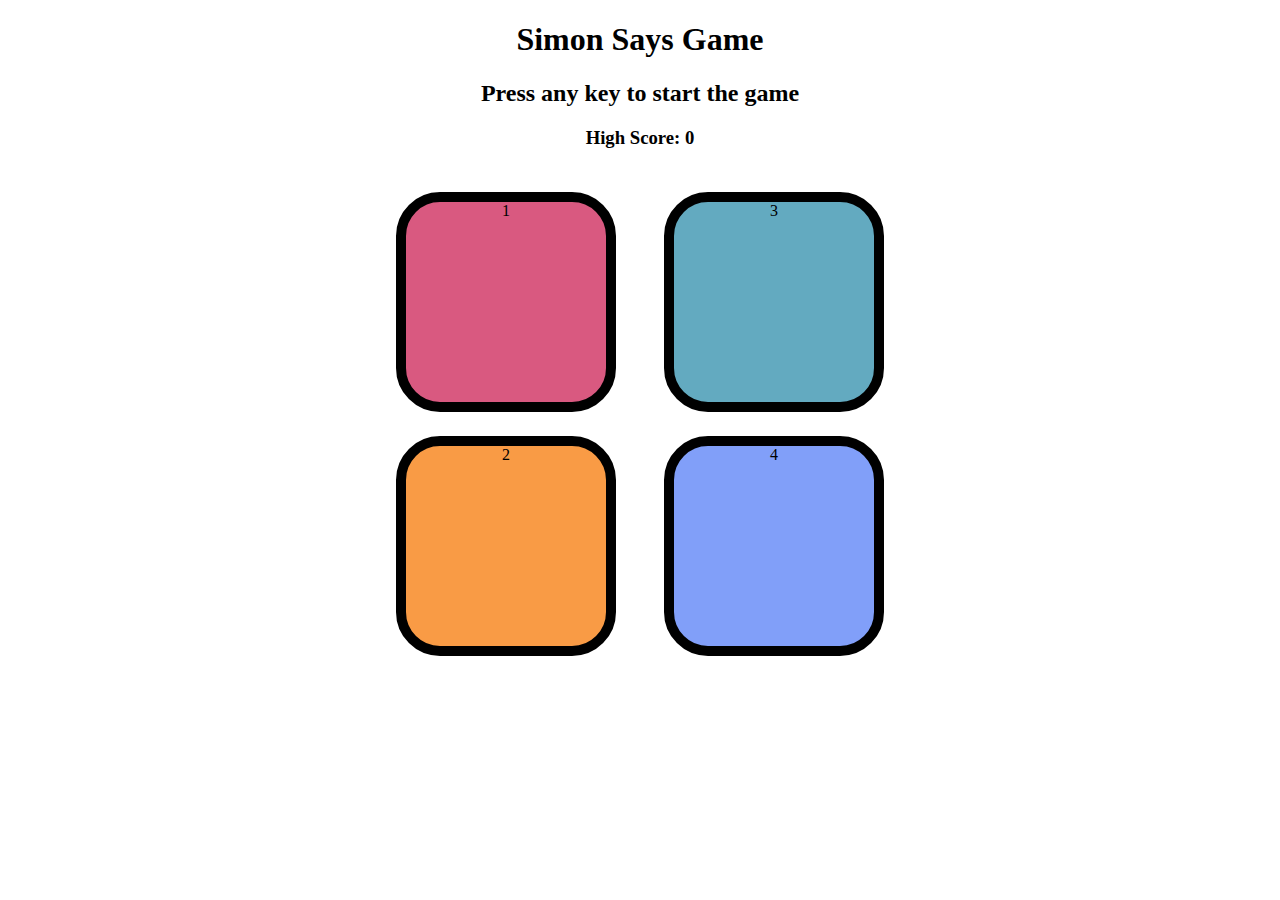
<file: Simon Says Game/index.html>
<!DOCTYPE html>
<html lang="en">
<head>
    <meta charset="UTF-8">
    <meta name="viewport" content="width=device-width, initial-scale=1.0">
    <title>Simon Says</title>
    <style>
        body {
            text-align: center;
        }

        .btn {
            height: 200px;
            width: 200px;
            border-radius: 20%;
            border: 10px solid black;
            margin: 1.5rem;
        }

        .btn-container {
            display: flex;
            justify-content: center;
        }

        .yellow {
            background-color: #f99b45;
        }

        .red {
            background-color: #d95980;
        }

        .purple {
            background-color: #819ff9;
        }

        .green {
            background-color: #63aac0;
        }

        .flash {
            background-color: white;
        }

        .userFlash {
            background-color: green;
        }
    </style>
</head>
<body>
    <h1>Simon Says Game</h1>
    <h2>Press any key to start the game</h2>
    <h3 id="high-score">High Score: 0</h3>

    <div class="btn-container">
        <div class="line-one">
            <div class="btn red" type="button" id="red">1</div>
            <div class="btn yellow" type="button" id="yellow">2</div>
        </div>
        <div class="line-two">
            <div class="btn green" type="button" id="green">3</div>
            <div class="btn purple" type="button" id="purple">4</div>
        </div>
    </div>
    <script src="app.js"></script>
</body>
</html>
</file>
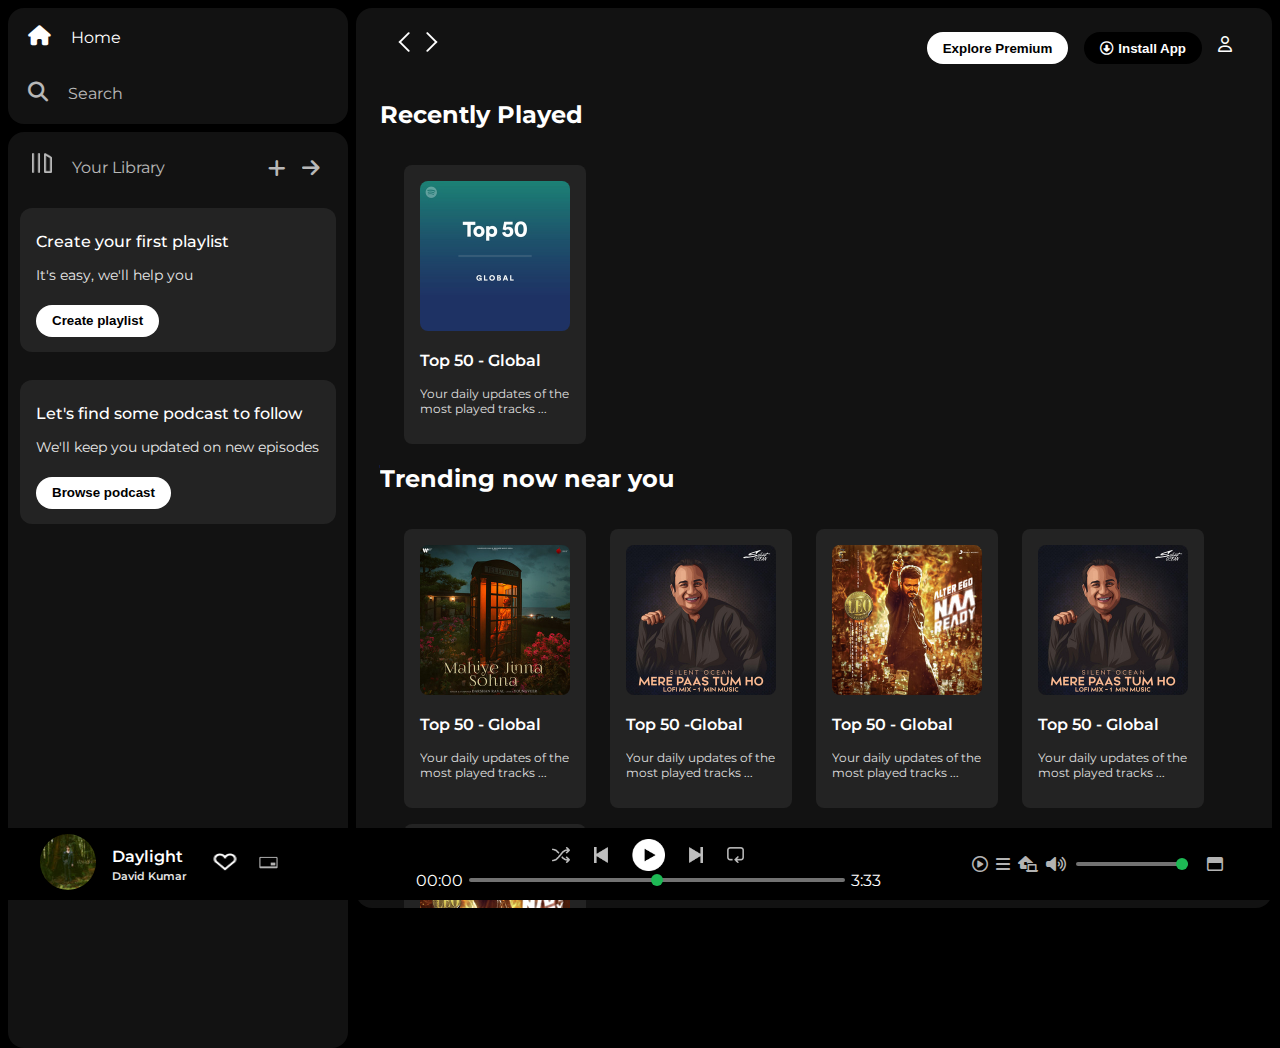
<file: spotify-clone-frontend/index.html>
<!DOCTYPE html>
<html lang="en">

<head>
    <meta charset="UTF-8">
    <meta name="viewport" content="width=device-width, initial-scale=1.0">
    <title>Spotify - Web Player: Music for everyone</title>
    <link rel="stylesheet" href="https://cdnjs.cloudflare.com/ajax/libs/font-awesome/6.7.2/css/all.min.css"
        integrity="sha512-Evv84Mr4kqVGRNSgIGL/F/aIDqQb7xQ2vcrdIwxfjThSH8CSR7PBEakCr51Ck+w+/U6swU2Im1vVX0SVk9ABhg=="
        crossorigin="anonymous" referrerpolicy="no-referrer" />
    <link rel="preconnect" href="https://fonts.googleapis.com">
    <link rel="preconnect" href="https://fonts.gstatic.com" crossorigin>
    <link href="https://fonts.googleapis.com/css2?family=Montserrat:ital,wght@0,100..900;1,100..900&display=swap"
        rel="stylesheet">
    <link rel="icon" href="assets/logo.png">
    <link rel="stylesheet" href="style.css">
</head>

<body>
    <div class="main">
        <div class="sidebar">
            <div class="nav">
                <div class="nav-option" style="opacity: 1;">
                    <i class="fa-solid fa-house"></i>
                    <a href="#">Home</a>
                </div>
                <div class="nav-option">
                    <i class="fa-solid fa-magnifying-glass"></i>
                    <a href="#">Search</a>
                </div>
            </div>
            <div class="library">
                <div class="options">
                    <div class="lib-option nav-option">
                        <img src="assets/library_icon.png">
                        <a href="#">Your Library</a>
                    </div>
                    <div class="icons">
                        <i class="fa-solid fa-plus"></i>
                        <i class="fa-solid fa-arrow-right"></i>
                    </div>
                </div>
                <div class="lib-box">
                    <div class="box">
                        <p class="box-p1">Create your first playlist</p>
                        <p class="box-p2">It's easy, we'll help you</p>
                        <button class="badge">Create playlist</button>
                    </div>
                    <div class="box">
                        <p class="box-p1">Let's find some podcast to follow</p>
                        <p class="box-p2">We'll keep you updated on new episodes</p>
                        <button class="badge">Browse podcast</button>
                    </div>
                </div>
            </div>
        </div>
        <div class="main_content">
            <div class="sticky-nav">
                <div class="sticky-nav-icons">
                    <img src="assets/backward_icon.png">
                    <img src="assets/forward_icon.png" class="hide">
                </div>
                <div class="sticky-nav-options">
                    <button class="badge nav-item hide">Explore Premium</button>
                    <button class="badge nav-item dark-badge"><i class="fa-regular fa-circle-down"
                            style="margin-right: 5px;"></i>Install App</button>
                    <i class="fa-regular fa-user nav-item"></i>
                </div>
            </div>

            <h2>Recently Played</h2>
            <div class="cards-container">
                <div class="card">
                    <img src="assets/card1img.jpeg" class="card-img">
                    <p class="card-title">Top 50 - Global</p>
                    <p class="card-info">Your daily updates of the most played tracks ...</p>
                </div>
            </div>

            <h2>Trending now near you</h2>
            <div class="cards-container">
                <div class="card">
                    <img src="assets/card2img.jpeg" class="card-img">
                    <p class="card-title">Top 50 - Global</p>
                    <p class="card-info">Your daily updates of the most played tracks ...</p>
                </div>
                <div class="card">
                    <img src="assets/card3img.jpeg" class="card-img">
                    <p class="card-title">Top 50 -Global</p>
                    <p class="card-info">Your daily updates of the most played tracks ...</p>
                </div>
                <div class="card">
                    <img src="assets/card4img.jpeg" class="card-img">
                    <p class="card-title">Top 50 - Global</p>
                    <p class="card-info">Your daily updates of the most played tracks ...</p>
                </div>
                <div class="card">
                    <img src="assets/card3img.jpeg" class="card-img">
                    <p class="card-title">Top 50 - Global</p>
                    <p class="card-info">Your daily updates of the most played tracks ...</p>
                </div>
                <div class="card">
                    <img src="assets/card4img.jpeg" class="card-img">
                    <p class="card-title">Top 50 - Global</p>
                    <p class="card-info">Your daily updates of the most played tracks ...</p>
                </div>
            </div>

            <h2>Featured Charts</h2>
            <div class="cards-container">
                <div class="card">
                    <img src="assets/card5img.jpeg" class="card-img">
                    <p class="card-title">Top 50 - Global</p>
                    <p class="card-info">Your daily updates of the most played tracks ...</p>
                </div>
                <div class="card">
                    <img src="assets/card6img.jpeg" class="card-img">
                    <p class="card-title">Top Songs - India</p>
                    <p class="card-info">Your daily updates of the most played tracks ...</p>
                </div>
                <div class="card">
                    <img src="assets/card1img.jpeg" class="card-img">
                    <p class="card-title">Top 50 - Global</p>
                    <p class="card-info">Your daily updates of the most played tracks ...</p>
                </div>
            </div>
            <div class="footer">
                <div class="line"></div>
            </div>
        </div>
        <div class="music-player">
            <div class="album">
                <div class="playing-img">
                    <img src="hwassets/album_picture.jpeg" class="play-img">
                </div>
                <div class="para">
                    <div class="play-name para1">
                        Daylight
                    </div>
                    <div class="play-name para2">
                        David Kumar
                    </div>
                </div>
                <div class="play-icons">
                    <img src="hwassets/album_icon1.png" class="one">
                    <img src="hwassets/album_icon2.png" class="two">
                </div>
            </div>
            <div class="player">
                <div class="player-controls">
                    <img src="assets/player_icon1.png" class="player-control-icon">
                    <img src="assets/player_icon2.png" class="player-control-icon">
                    <img src="assets/player_icon3.png" class="player-control-icon play-pause-icon">
                    <img src="assets/player_icon4.png" class="player-control-icon">
                    <img src="assets/player_icon5.png" class="player-control-icon">
                </div>
                <div class="playback-bar">
                    <span class="curr-time">00:00</span>
                    <input type="range" min="0" max="100" class="progress-bar" step="1">
                    <span class="tot-time">3:33</span>
                </div>
            </div>
            <div class="controls">
                <i class="fa-regular fa-circle-play"></i>
                <i class="fa-solid fa-bars"></i>
                <i class="fa-solid fa-house-laptop"></i>
                <i class="fa-solid fa-volume-high"></i>
                <div class="volume-bar">
                    <input type="range" min="0" max="100" class="volume-progress-bar" step="1" value="100" />
                </div>
                <i class="fa-regular fa-window-maximize"></i>
            </div>
        </div>
    </div>
</body>

</html>
</file>
<file: spotify-clone-frontend/style.css>
body {
    font-family: "Montserrat", sans-serif;
    margin: 0;
    background-color: #000;
    color: #fff;
    overflow: hidden;
}

.main {
    display: flex;
    height: 100vh;
    padding: 0.5rem;
}

.sidebar {
    background-color: #000;
    width: 340px;
    border-radius: 1rem; /* 16px */
    margin-right: 0.5rem;

}

.main_content {
    background-color: #121212;
    flex: 1;
    border-radius: 1rem; /* 16px */
    overflow: auto;
    padding: 0 1.5rem 0 1.5rem;
}

.music-player {
    background-color: black;
    position: fixed;
    bottom: 0;
    width: 100%;
    height: 72px;
}

a {
    text-decoration: none;
    color: #fff;
}

.nav {
    background-color: #121212;
    border-radius: 1rem;
    display: flex;
    flex-direction: column;
    justify-content: center;
    height: 100px;
    padding: 0.5rem;
}

.nav-option {
    line-height: 2.5rem;
    opacity: 0.7;
    padding: 0.5rem 0.75rem;
}

.nav-option:hover {
    opacity: 1;
}

.nav-option i {
    font-size: 1.25rem;
}

.nav-option a {
    font-size: 1rem;
    margin-left: 1rem;
}

.library {
    background-color: #121212;
    border-radius: 1rem;
    height: 100%;
    margin-top: 0.5rem;
    padding: 0.5rem 0.75rem;
}

.options {
    display: flex;
    justify-content: space-between;
    align-items: center;
}

.lib-option img {
    height: 1.25rem;
    width: 1.25rem;
}

.icons {
    font-size: 1.25rem;
    display: flex;
}

.icons i {
    opacity: 0.7;
    margin-right: 1rem;
}

.icons i:hover {
    opacity: 1;
}

.box {
    height: 8rem;
    background-color: #232323;
    border-radius: 0.75rem;
    margin: 0.75rem 0 1.75rem 0;
    padding: 0.5rem 1rem;
}

.box-p1 {
    font-size: 1rem;
    font-weight: 500;
}

.box-p2 {
    font-size: 0.85rem;
    opacity: 0.9;
}

.badge {
    background-color: #fff;
    border: none;
    border-radius: 100px;
    padding: 0.25rem 1rem;
    font-weight: 700;
    margin-top: 0.5rem;
    height: 2rem;
    width: fit-content;
}

.sticky-nav {
    position: sticky;
    top: 0;
    background-color: #121212;
    display: flex;
    justify-content: space-between;
    align-items: center;
    padding: 1rem 0 1rem;
    z-index: 10;
}

.sticky-nav-icons {
    margin-left: 0.75rem;
}

.sticky-nav-options {
    display: flex;
    justify-content: center;
    align-items: center;
}

.nav-item {
    margin-right: 1rem;
}

.dark-badge {
    background: #000;
    color: #fff;
}

.card {
    background-color: #232323;
    width: 150px;
    border-radius: 0.5rem;
    padding: 1rem;
    margin-left: 1.5rem;
    margin-top: 1rem;
}

.cards-container {
    display: flex;
    flex-wrap: wrap;
}

.card-img {
    width: 100%;
    border-radius: 0.5rem;
}

.card-title {
    font-weight: 600;
}

.card-info {
    font-size: 0.75rem;
    opacity: 0.85;
}

.footer {
    height: 300px;
    display: flex;
    align-items: center;
    justify-content: center;
}

.line {
    width: 90%;
    height: 50%;
    border-top: 1px solid #fff;
    opacity: 0.4;
}

.music-player {
    display: flex;
    justify-content: space-between;
    align-items: center;
}

.album {
    width: 25%;
    /* background-color: pink; */
    background-color: black;
    height: 72px;
}

.player {
    width: 50%;
    /* background-color: orange; */
}

.controls {
    width: 25%;
    display: flex;
    /* background-color: green; */
}

.player-controls {
    display: flex;
    justify-content: center;
    align-items: center;
}

.player-control-icon {
    height: 1rem;
    margin: 0rem 0.75rem;
    opacity: 0.75;
}

.player-control-icon:hover {
    opacity: 1;
    transform: scale(1.2);
}

.play-pause-icon {
    opacity: 1;
    height: 2rem;
}

.playback-bar {
    display: flex;
    justify-content: center;
    align-items: center;
}

.progress-bar {
    width: 60%;
    appearance: none;
    background-color: transparent;
    cursor: pointer;
} 

.progress-bar::-webkit-slider-runnable-track {
    background-color: #727272;
    border-radius: 50px;
    height: 0.25rem;
    margin: 0rem 0.25rem;
}

.progress-bar::-webkit-slider-runnable-track:hover {
    background-color: #1db954;
}

.progress-bar::-webkit-slider-thumb {
    appearance: none;
    height: 0.75rem;
    width: 0.75rem;
    background-color: #1db954;
    border-radius: 50%;
    margin-top: -3.55px;
}

.progress-bar::-webkit-slider-thumb:hover {
    background-color: #ffffff;
}

@media (max-width: 1000px) {
    .hide {
        display: none;
    }
}

.album {
    display: flex;
    justify-content: start;
    align-items: center;
}

.play-img {
    border-radius: 100px;
    height: 3.5rem;
    width: 100%;
}

.playing-img {
    margin-left: 2rem;
    margin-right: 1rem;
}

.play-icons .one {
    height: 1.5rem;
    width: 1.75rem;
}

.play-icons .two {
    height: 1.75rem;
    width: 1.75rem;
    opacity: 1;
}

.play-icons {
    margin-left: 1.5rem;
    display: flex;
}

.play-icons img {
    margin-right: 1rem;
    opacity: 1;
    font-weight: 700;
}

.play-name {
    font-weight: 600;
}

.para1 {
    font-size: 1rem;
    line-height: 1.5rem;
}

.para2 {
    font-size: 0.7rem;
    opacity: 0.9;
}

.controls i {
  cursor: pointer;
  color: #b3b3b3;
  margin: 0rem 0.25rem;
}

.controls i:hover {
  color: #ffffff;
}

.volume-bar {
  display: flex;
}

.volume-progress-bar {
  width: 90%;
  appearance: none;
  background-color: transparent;
  cursor: pointer;
}

.volume-progress-bar::-webkit-slider-runnable-track {
  background-color: #727272;
  border-radius: 50px;
  height: 0.25rem;
  margin: 0rem 0.25rem;
}

.volume-progress-bar::-webkit-slider-runnable-track:hover {
  background-color: #1db954;
}

.volume-progress-bar::-webkit-slider-thumb {
  appearance: none;
  background-color: #1db954;
  height: 0.75rem;
  width: 0.75rem;
  border-radius: 50%;
  margin-top: -3.55px;
}

.volume-progress-bar::-webkit-slider-thumb:hover {
  background-color: #ffffff;
}
</file>
